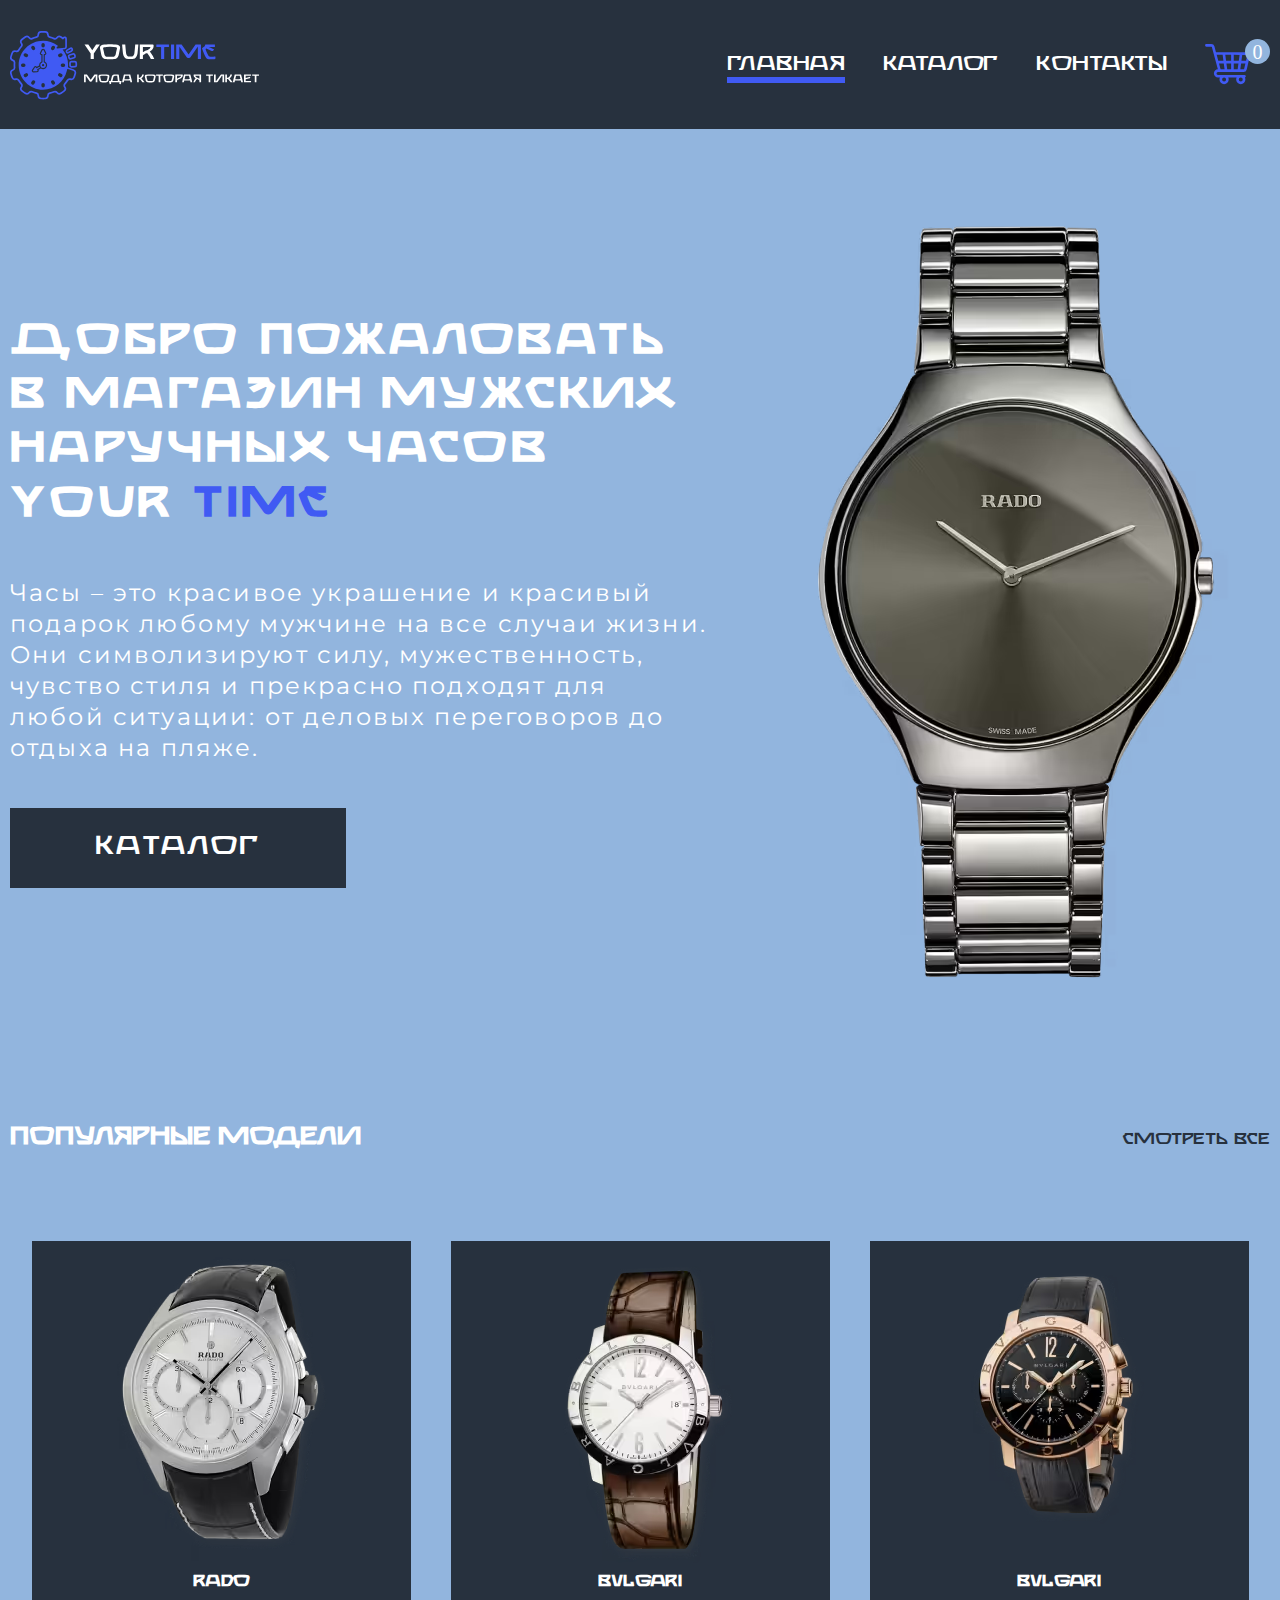
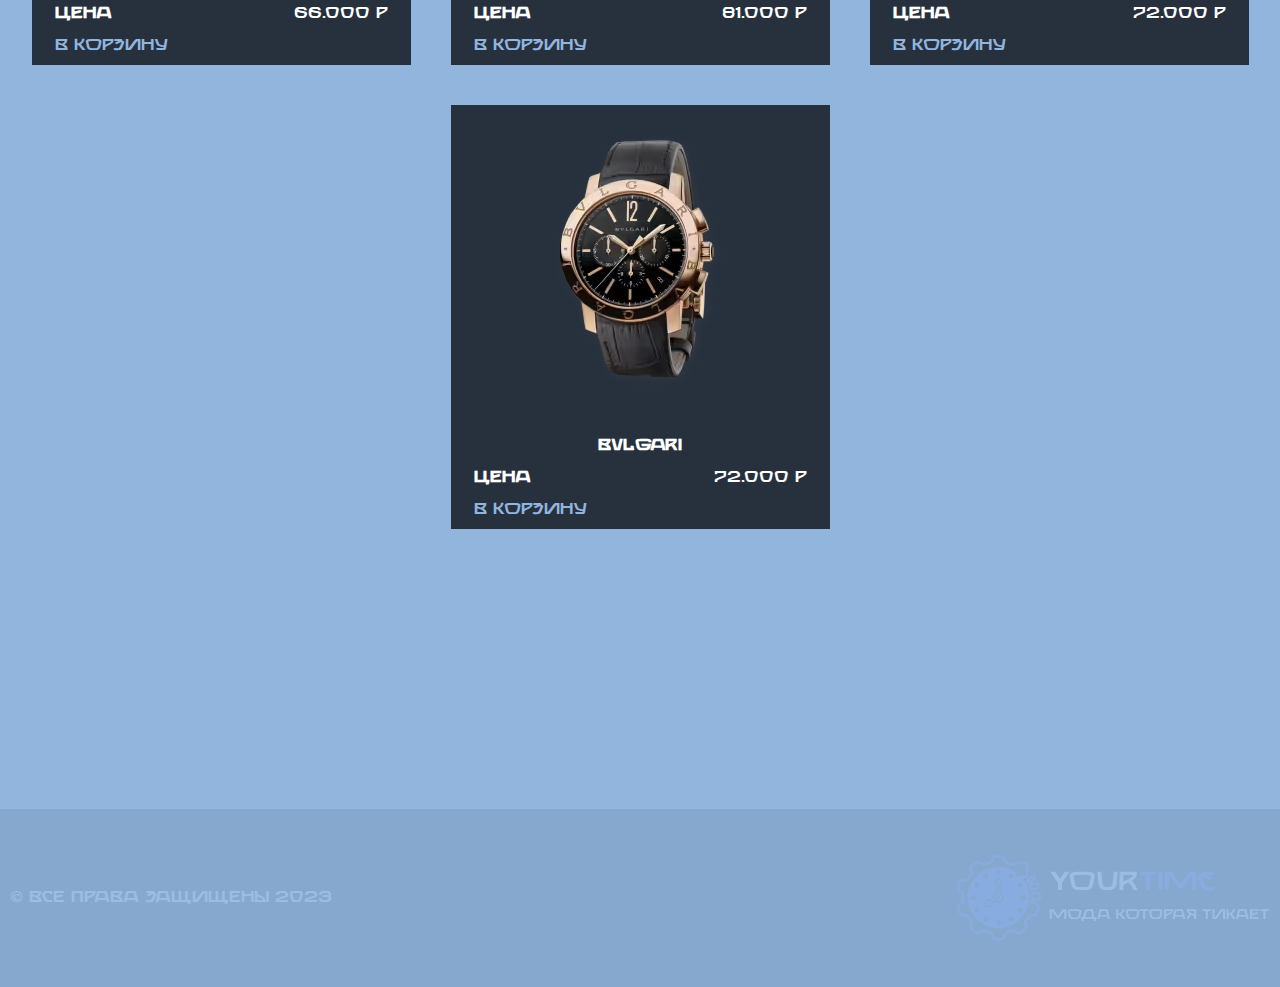
<file: index.html>
<!DOCTYPE html>
<html lang="ru">

<head>
  <meta charset="UTF-8">
  <meta http-equiv="X-UA-Compatible" content="IE=edge">
  <meta name="viewport" content="width=device-width, initial-scale=1.0">
  <title>YourTime.ru</title>
  <link rel="stylesheet" href="css/style.min.css">
  <!--Библиотека jQuery-->
  <script src="https://code.jquery.com/jquery-3.6.0.min.js"></script>

  <!--Готовый скрипт корзины-->
  <script defer src="https://lk.easynetshop.ru/frontend/v5/ens-e9717f37.js"></script>

  <!--Стили элементов для корзины-->
  <link href="https://lk.easynetshop.ru/frontend/v5/ens-e9717f37.css" rel="stylesheet">
  <link rel="icon" type="images/x-icon" href="images/favicon.ico">
</head>

<body>
  <div class="wrapper">
    <header class="header">
      <div class="container">
        <div class="header__inner">
          <a href="#" class="header__logo">
            <img src="images/logo.svg" alt="logo">
          </a>
          
            <ul class="header__nav">
              <li class="header__item">
                <a class="header__link header__link--active" href="#">главная</a>
              </li>
              <li class="header__item">
                <a class="header__link" href="catalog.html">Каталог</a>
              </li>
              <li class="header__item">
                <a class="header__link" href="contacts.html">Контакты</a>
              </li>
              <li class="header__item">
                <a id="easynetshop-cart" class="header__link" href="#">
                  <img src="images/cart.svg" alt="cart">
                  <span class="cart-count" id="easynetshop-cart-count">0</span>
                </a>
              </li>

            </ul>
          
          <a href="#" class="header__btn">
            <span></span>
            <span></span>
            <span></span>
          </a>
        </div>
      </div>
    </header>
    <main class="main">
      <section class="hero">
        <div class="container">
          <div class="hero__inner">
            <div class="hero__wrap">
              <h1 class="hero__title">Добро пожаловать в магазин мужских наручных часов <br>
                your <span class="hero__title-accent">time</span> </h1>
              <p class="hero__text">Часы – это красивое украшение и красивый подарок любому мужчине на все случаи жизни.
                Они
                символизируют силу,
                мужественность, чувство стиля и прекрасно подходят для любой ситуации: от деловых переговоров до отдыха
                на
                пляже.</p>
              <a class="hero__btn" href="catalog.html">каталог</a>
            </div>
            <div class="hero__image">
              <img src="images/watch-bg.avif" alt="watch-bg">
            </div>
          </div>
        </div>
      </section>

      <section class="popular">
        <div class="container">
          <div class="popular__inner">

            <div class="popular__title">
              <h2>Популярные модели</h2>
              <a href="catalog.html">смотреть все</a>
            </div>


            <div class="popular__items">
              <div class="popular__card">
                <img src="images/1.avif" alt="часы">
                <h4 class="popular__product-title">RADO</h4>
                <div class="popular__price">
                  <h4 class="popular__price-title ">цена</h4>
                  <p class="popular__price-text ">66.000 р</p>
                </div>
                <a href="#" class="btn-ens-action" data-rel="e9717f37312073">В корзину</a>
              </div>
              <div class="popular__card">
                <img src="images/2.avif" alt="часы">
                <h4 class="popular__product-title">BVLGARI</h4>
                <div class="popular__price">
                  <h4 class="popular__price-title ">цена</h4>
                  <p class="popular__price-text ">81.000 р</p>
                </div>
                <a href="#" class="btn-ens-action" data-rel="e9717f37312073">В корзину</a>
              </div>
              <div class="popular__card">
                <img src="images/3.avif" alt="часы">
                <h4 class="popular__product-title">BVLGARI</h4>
                <div class="popular__price">
                  <h4 class="popular__price-title ">цена</h4>
                  <p class="popular__price-text ">72.000 р</p>
                </div>
                <a href="#" class="btn-ens-action" data-rel="e9717f37312073">В корзину</a>
              </div>
              <div class="popular__card">
                <img src="images/3.avif" alt="часы">
                <h4 class="popular__product-title">BVLGARI</h4>
                <div class="popular__price">
                  <h4 class="popular__price-title ">цена</h4>
                  <p class="popular__price-text ">72.000 р</p>
                </div>
                <a href="#" class="btn-ens-action" data-rel="e9717f37312073">В корзину</a>
              </div>
            </div>



          </div>
        </div>
      </section>
    </main>
    <footer class="footer">
      <div class="container">
        <div class="footer__inner">
          <div class="footer__copyright">
            © все права защищены 2023
          </div>
          <img src="images/logo.svg" alt="logo">
        </div>
      </div>
    </footer>
  </div>

  <script src="js/main.min.js"></script>
</body>

</html>
</file>
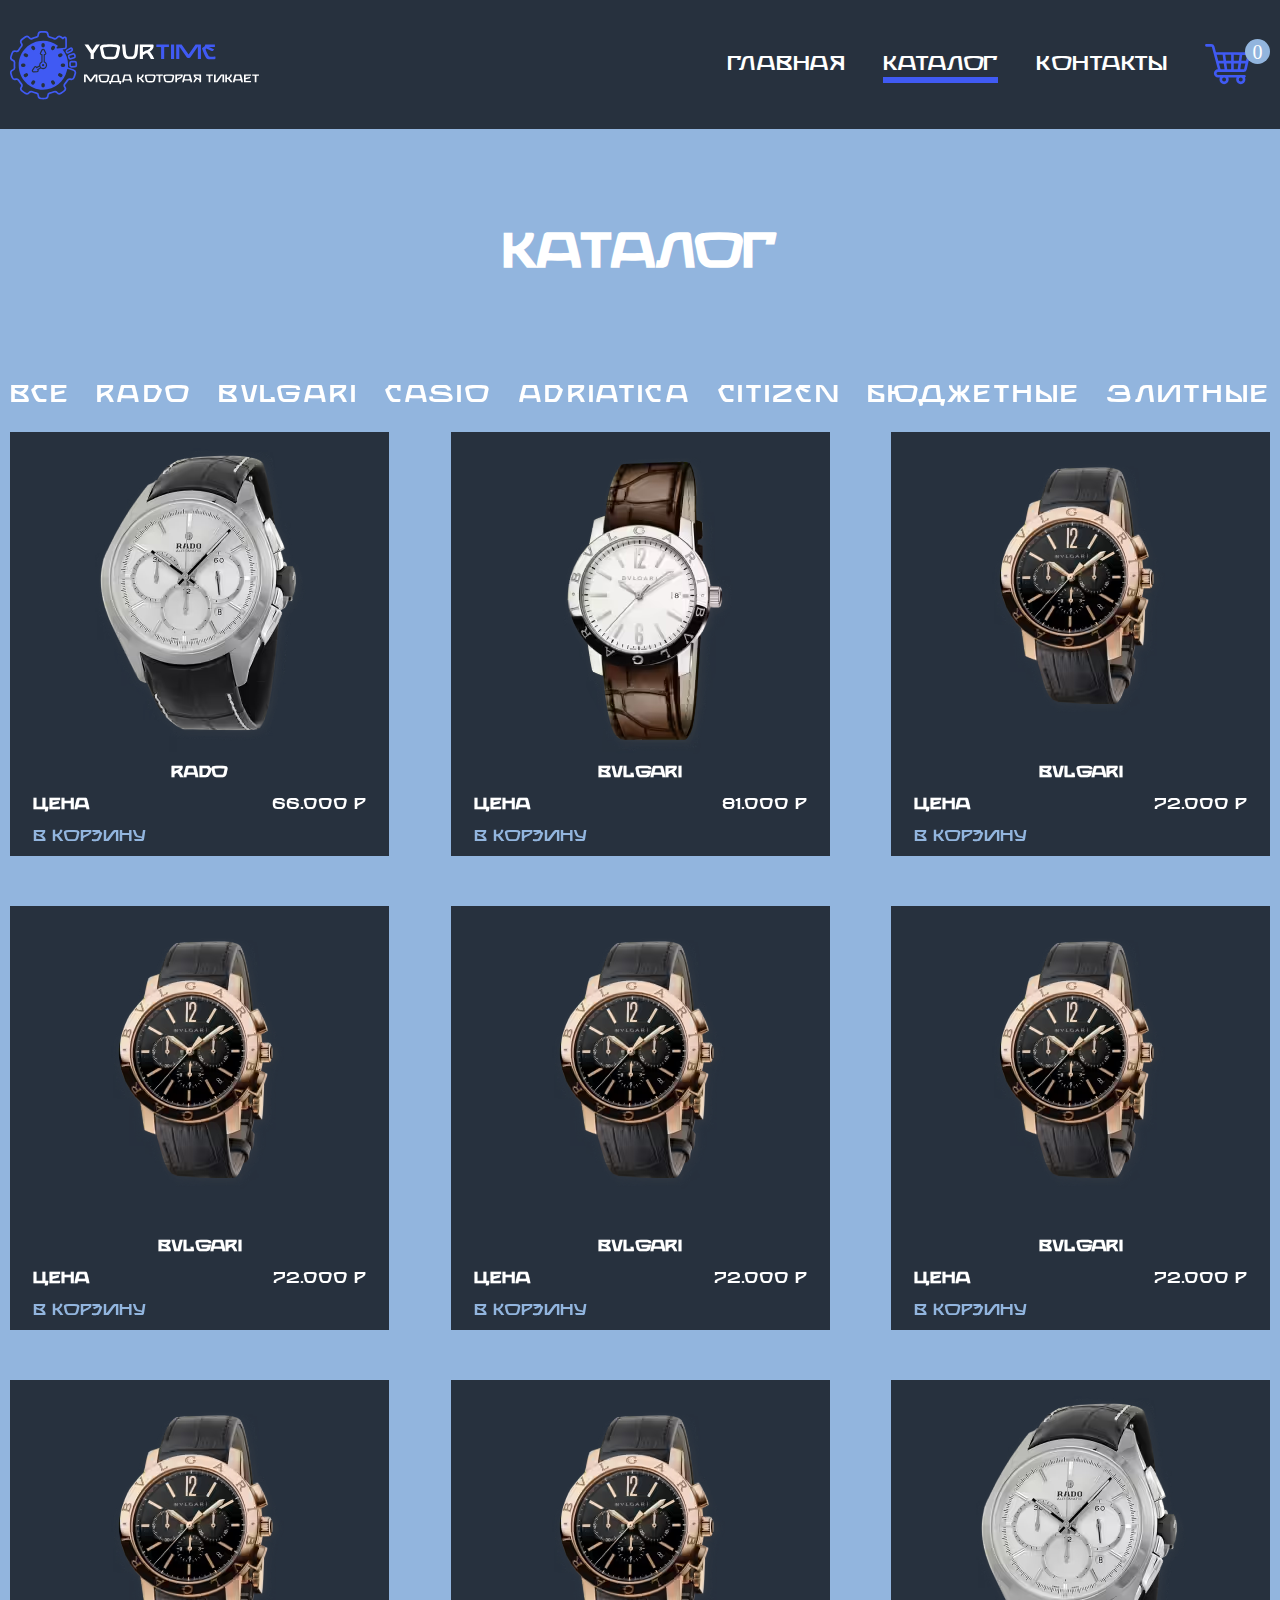
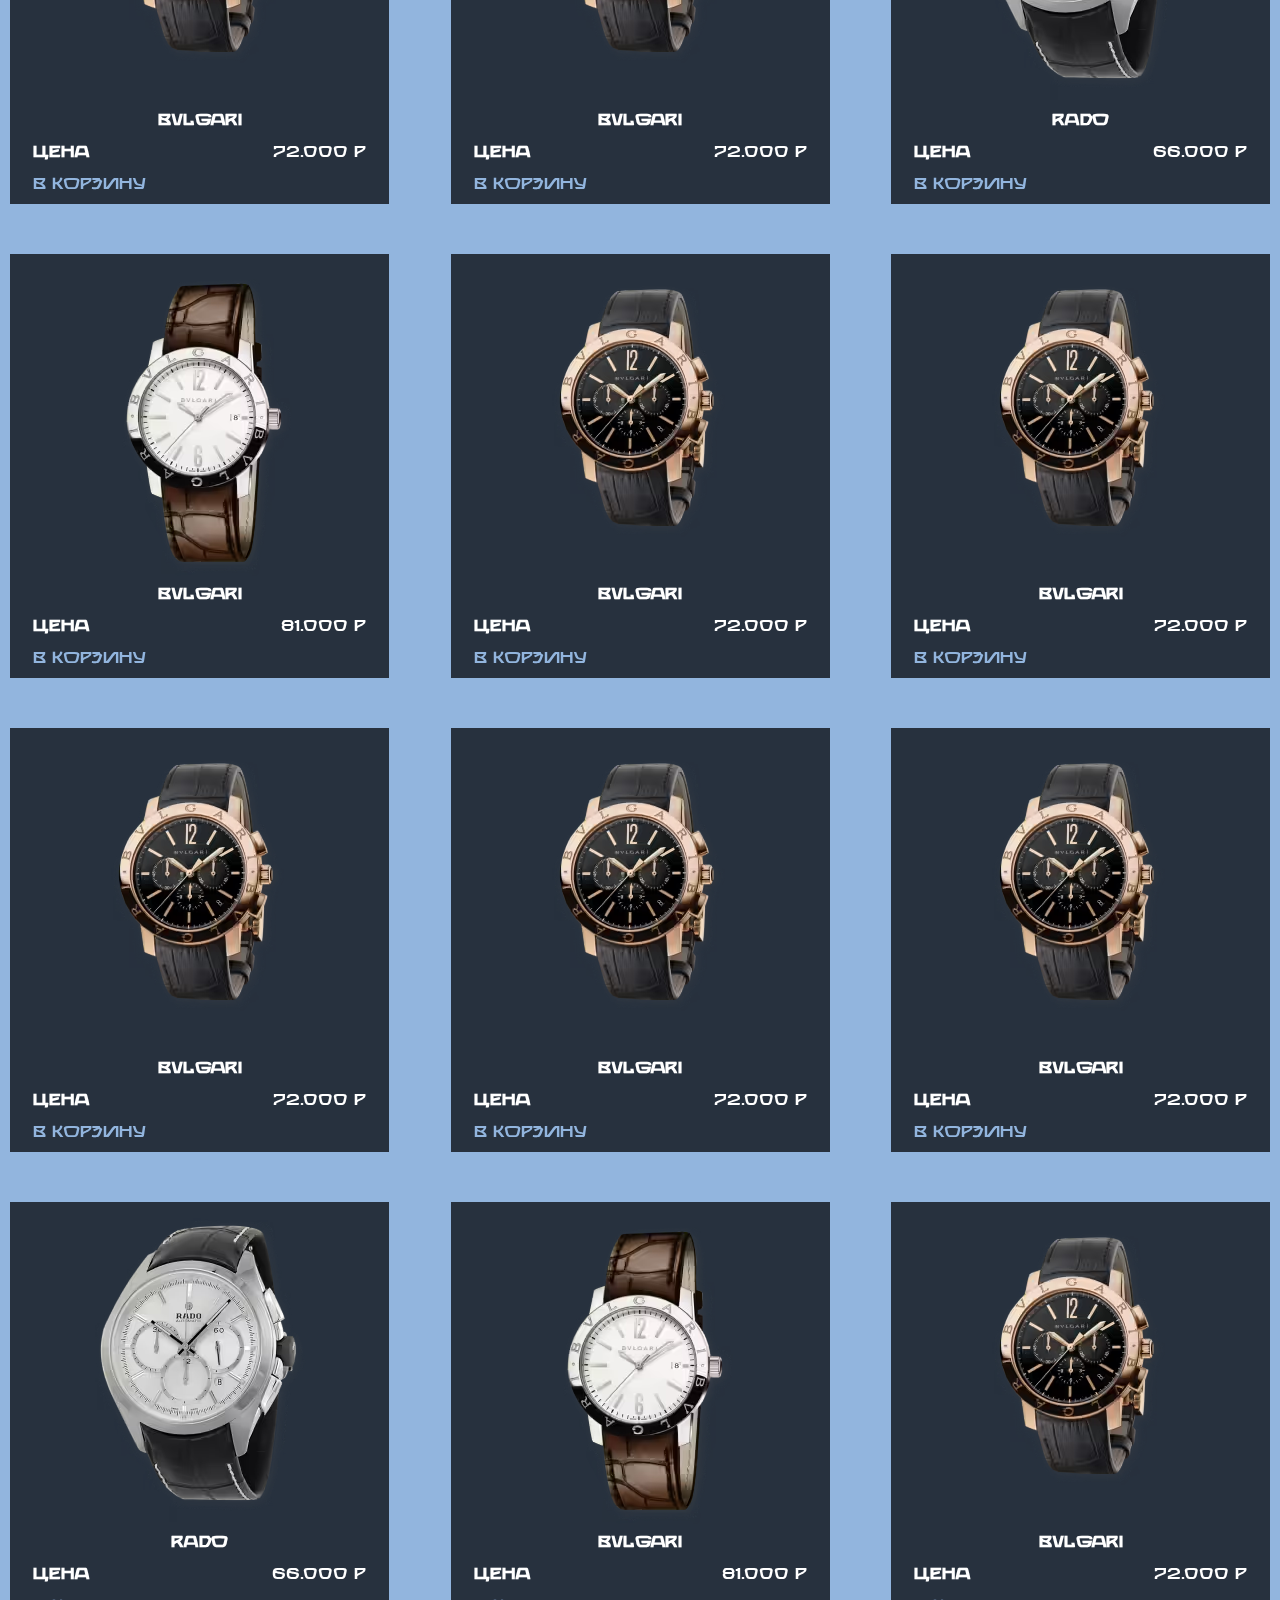
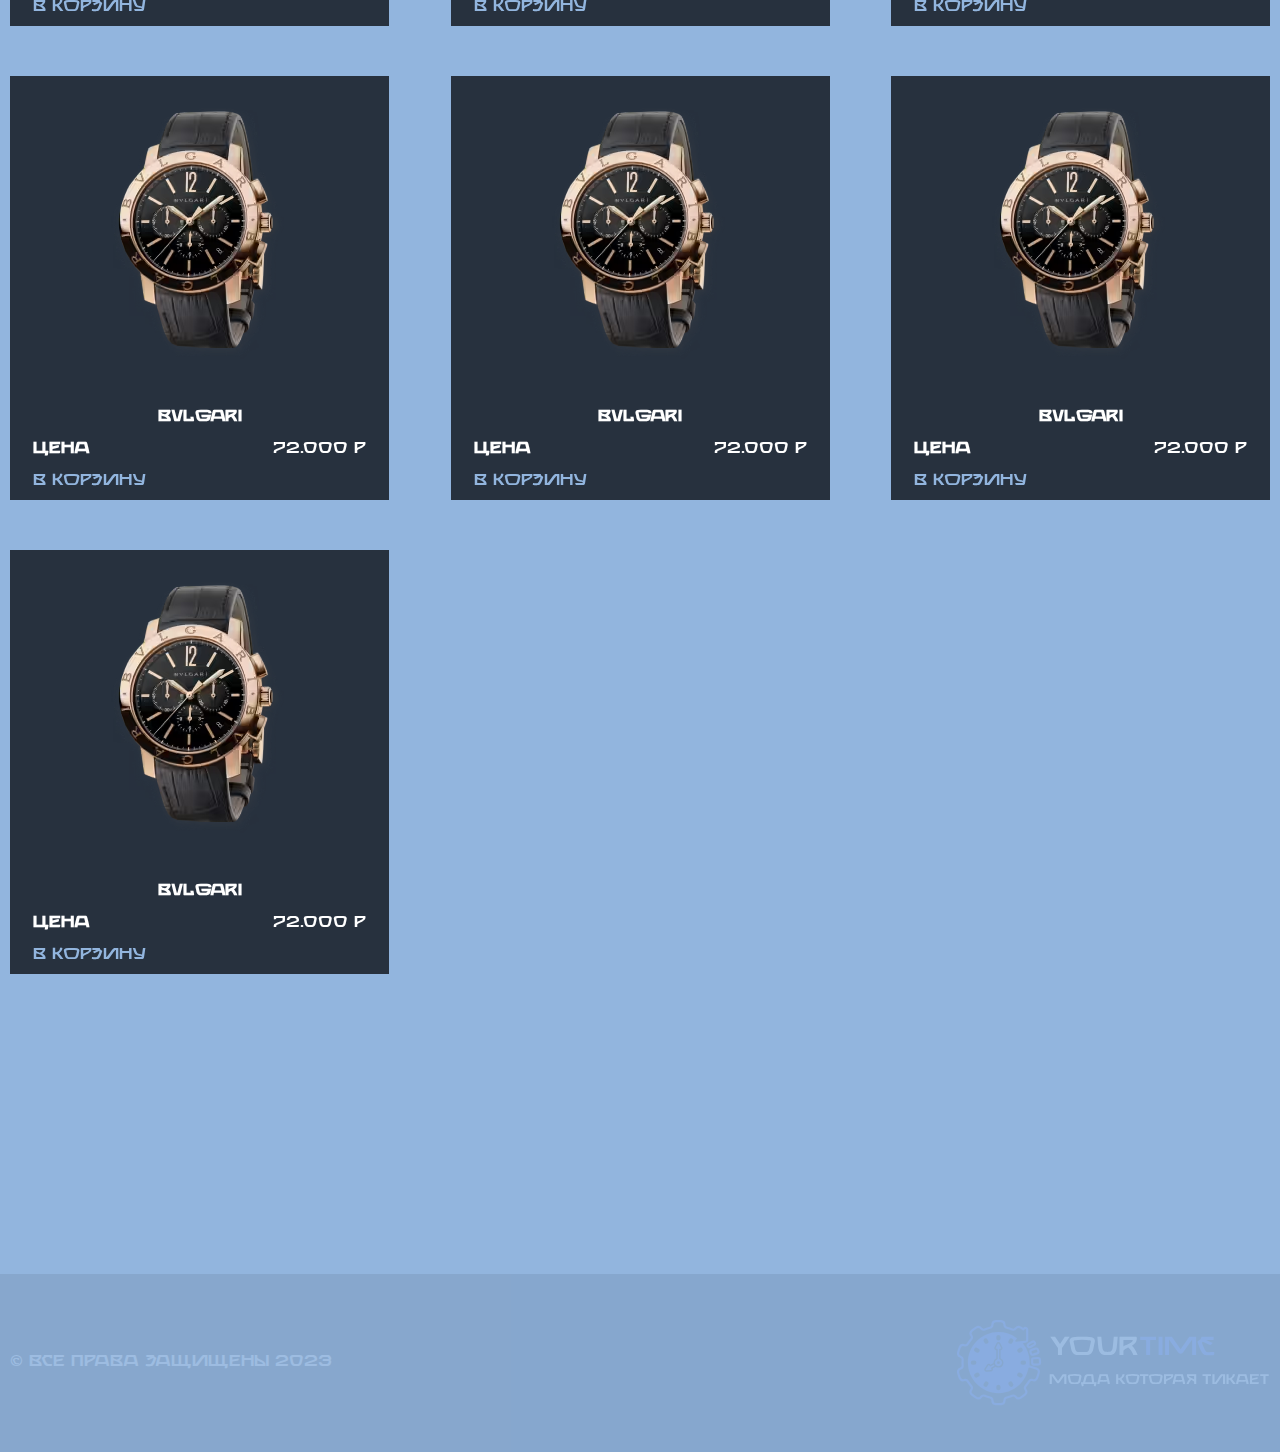
<file: catalog.html>
<!DOCTYPE html>
<html lang="ru">

<head>
  <meta charset="UTF-8">
  <meta http-equiv="X-UA-Compatible" content="IE=edge">
  <meta name="viewport" content="width=device-width, initial-scale=1.0">
  <title>YourTime.ru</title>
  <link rel="stylesheet" href="css/style.min.css">
  <!--Библиотека jQuery-->
<script src="https://code.jquery.com/jquery-3.6.0.min.js"></script>

<!--Готовый скрипт корзины-->
<script defer src="https://lk.easynetshop.ru/frontend/v5/ens-e9717f37.js"></script>

<!--Стили элементов для корзины-->
<link href="https://lk.easynetshop.ru/frontend/v5/ens-e9717f37.css" rel="stylesheet">
<link rel="icon" type="images/x-icon" href="images/favicon.ico">
</head>

<body>
  <div class="wrapper">
    <header class="header">
      <div class="container">
        <div class="header__inner">
          <a href="index.html" class="header__logo">
            <img src="images/logo.svg" alt="logo">
          </a>
          <ul class="header__nav">
            <li class="header__item">
              <a class="header__link " href="index.html">главная</a>
            </li>
            <li class="header__item">
              <a class="header__link header__link--active" href="#">Каталог</a>
            </li>
            <li class="header__item">
              <a class="header__link" href="#">Контакты</a>
            </li>
            <li class="header__item">
              <a id="easynetshop-cart" class="header__link" href="#">
                <img src="images/cart.svg" alt="cart">
                <span class="cart-count" id="easynetshop-cart-count">0</span>
              </a>
            </li>
          </ul>
          <a href="#" class="header__btn">
            <span></span>
            <span></span>
            <span></span>
          </a>
        </div>
      </div>
    </header>
    <main class="main">
      <section class="catalog">
        <div class="container">
          <div class="catalog__inner">
            <h2 class="catalog__title">
              каталог
            </h2>
            <div class="catalog__btns">
              <a class="catalog__filter-btn" href="#" type="button" data-filter="all">все</a>
              <a class="catalog__filter-btn" href="#" type="button" data-filter=".category-a">rado</a>
              <a class="catalog__filter-btn" href="#" type="button" data-filter=".category-b">bvlgari</a>
              <a class="catalog__filter-btn" href="#" type="button" data-filter=".category-c">Casio</a>
              <a class="catalog__filter-btn" href="#" type="button" data-filter=".category-a">Adriatica</a>
              <a class="catalog__filter-btn" href="#" type="button" data-filter=".category-b">Citizen</a>
              <a class="catalog__filter-btn" href="#" type="button" data-filter=".category-c">бюджетные</a>
              <a class="catalog__filter-btn" href="#" type="button" data-filter=".category-c">Элитные</a>
            </div>
            <div class="catalog__items">
              <div class="catalog__card mix category-a" data-order="1">
                <img src="images/1.avif" alt="часы">
                <h4 class="catalog__product-title">RADO</h4>
                <div class="catalog__price">
                  <h4 class="catalog__price-title ">цена</h4>
                  <p class="catalog__price-text ">66.000 р</p>
                </div>
                <a href="#">в корзину</a>
              </div>
              <div class="catalog__card mix category-b" data-order="2">
                <img src="images/2.avif" alt="часы">
                <h4 class="catalog__product-title">BVLGARI</h4>
                <div class="catalog__price">
                  <h4 class="catalog__price-title ">цена</h4>
                  <p class="catalog__price-text ">81.000 р</p>
                </div>
                <a href="#">в корзину</a>
              </div>
              <div class="catalog__card">
                <img src="images/3.avif" alt="часы">
                <h4 class="catalog__product-title">BVLGARI</h4>
                <div class="catalog__price">
                  <h4 class="catalog__price-title ">цена</h4>
                  <p class="catalog__price-text ">72.000 р</p>
                </div>
                <a href="#">в корзину</a>
              </div>
              <div class="catalog__card">
                <img src="images/3.avif" alt="часы">
                <h4 class="catalog__product-title">BVLGARI</h4>
                <div class="catalog__price">
                  <h4 class="catalog__price-title ">цена</h4>
                  <p class="catalog__price-text ">72.000 р</p>
                </div>
                <a href="#">в корзину</a>
              </div>
              <div class="catalog__card">
                <img src="images/3.avif" alt="часы">
                <h4 class="catalog__product-title">BVLGARI</h4>
                <div class="catalog__price">
                  <h4 class="catalog__price-title ">цена</h4>
                  <p class="catalog__price-text ">72.000 р</p>
                </div>
                <a href="#">в корзину</a>
              </div>
              <div class="catalog__card">
                <img src="images/3.avif" alt="часы">
                <h4 class="catalog__product-title">BVLGARI</h4>
                <div class="catalog__price">
                  <h4 class="catalog__price-title ">цена</h4>
                  <p class="catalog__price-text ">72.000 р</p>
                </div>
                <a href="#">в корзину</a>
              </div>
              <div class="catalog__card">
                <img src="images/3.avif" alt="часы">
                <h4 class="catalog__product-title">BVLGARI</h4>
                <div class="catalog__price">
                  <h4 class="catalog__price-title ">цена</h4>
                  <p class="catalog__price-text ">72.000 р</p>
                </div>
                <a href="#">в корзину</a>
              </div>
              <div class="catalog__card">
                <img src="images/3.avif" alt="часы">
                <h4 class="catalog__product-title">BVLGARI</h4>
                <div class="catalog__price">
                  <h4 class="catalog__price-title ">цена</h4>
                  <p class="catalog__price-text ">72.000 р</p>
                </div>
                <a href="#">в корзину</a>
              </div>
              <div class="catalog__card mix category-a" data-order="1">
                <img src="images/1.avif" alt="часы">
                <h4 class="catalog__product-title">RADO</h4>
                <div class="catalog__price">
                  <h4 class="catalog__price-title ">цена</h4>
                  <p class="catalog__price-text ">66.000 р</p>
                </div>
                <a href="#">в корзину</a>
              </div>
              <div class="catalog__card mix category-b" data-order="2">
                <img src="images/2.avif" alt="часы">
                <h4 class="catalog__product-title">BVLGARI</h4>
                <div class="catalog__price">
                  <h4 class="catalog__price-title ">цена</h4>
                  <p class="catalog__price-text ">81.000 р</p>
                </div>
                <a href="#">в корзину</a>
              </div>
              <div class="catalog__card">
                <img src="images/3.avif" alt="часы">
                <h4 class="catalog__product-title">BVLGARI</h4>
                <div class="catalog__price">
                  <h4 class="catalog__price-title ">цена</h4>
                  <p class="catalog__price-text ">72.000 р</p>
                </div>
                <a href="#">в корзину</a>
              </div>
              <div class="catalog__card">
                <img src="images/3.avif" alt="часы">
                <h4 class="catalog__product-title">BVLGARI</h4>
                <div class="catalog__price">
                  <h4 class="catalog__price-title ">цена</h4>
                  <p class="catalog__price-text ">72.000 р</p>
                </div>
                <a href="#">в корзину</a>
              </div>
              <div class="catalog__card">
                <img src="images/3.avif" alt="часы">
                <h4 class="catalog__product-title">BVLGARI</h4>
                <div class="catalog__price">
                  <h4 class="catalog__price-title ">цена</h4>
                  <p class="catalog__price-text ">72.000 р</p>
                </div>
                <a href="#">в корзину</a>
              </div>
              <div class="catalog__card">
                <img src="images/3.avif" alt="часы">
                <h4 class="catalog__product-title">BVLGARI</h4>
                <div class="catalog__price">
                  <h4 class="catalog__price-title ">цена</h4>
                  <p class="catalog__price-text ">72.000 р</p>
                </div>
                <a href="#">в корзину</a>
              </div>
              <div class="catalog__card">
                <img src="images/3.avif" alt="часы">
                <h4 class="catalog__product-title">BVLGARI</h4>
                <div class="catalog__price">
                  <h4 class="catalog__price-title ">цена</h4>
                  <p class="catalog__price-text ">72.000 р</p>
                </div>
                <a href="#">в корзину</a>
              </div>
              <div class="catalog__card mix category-a" data-order="1">
                <img src="images/1.avif" alt="часы">
                <h4 class="catalog__product-title">RADO</h4>
                <div class="catalog__price">
                  <h4 class="catalog__price-title ">цена</h4>
                  <p class="catalog__price-text ">66.000 р</p>
                </div>
                <a href="#">в корзину</a>
              </div>
              <div class="catalog__card mix category-b" data-order="2">
                <img src="images/2.avif" alt="часы">
                <h4 class="catalog__product-title">BVLGARI</h4>
                <div class="catalog__price">
                  <h4 class="catalog__price-title ">цена</h4>
                  <p class="catalog__price-text ">81.000 р</p>
                </div>
                <a href="#">в корзину</a>
              </div>
              <div class="catalog__card">
                <img src="images/3.avif" alt="часы">
                <h4 class="catalog__product-title">BVLGARI</h4>
                <div class="catalog__price">
                  <h4 class="catalog__price-title ">цена</h4>
                  <p class="catalog__price-text ">72.000 р</p>
                </div>
                <a href="#">в корзину</a>
              </div>
              <div class="catalog__card">
                <img src="images/3.avif" alt="часы">
                <h4 class="catalog__product-title">BVLGARI</h4>
                <div class="catalog__price">
                  <h4 class="catalog__price-title ">цена</h4>
                  <p class="catalog__price-text ">72.000 р</p>
                </div>
                <a href="#">в корзину</a>
              </div>
              <div class="catalog__card">
                <img src="images/3.avif" alt="часы">
                <h4 class="catalog__product-title">BVLGARI</h4>
                <div class="catalog__price">
                  <h4 class="catalog__price-title ">цена</h4>
                  <p class="catalog__price-text ">72.000 р</p>
                </div>
                <a href="#">в корзину</a>
              </div>
              <div class="catalog__card">
                <img src="images/3.avif" alt="часы">
                <h4 class="catalog__product-title">BVLGARI</h4>
                <div class="catalog__price">
                  <h4 class="catalog__price-title ">цена</h4>
                  <p class="catalog__price-text ">72.000 р</p>
                </div>
                <a href="#">в корзину</a>
              </div>
              <div class="catalog__card">
                <img src="images/3.avif" alt="часы">
                <h4 class="catalog__product-title">BVLGARI</h4>
                <div class="catalog__price">
                  <h4 class="catalog__price-title ">цена</h4>
                  <p class="catalog__price-text ">72.000 р</p>
                </div>
                <a href="#">в корзину</a>
              </div>
            </div>
          </div>
        </div>
      </section>
    </main>
    <footer class="footer">
      <div class="container">
        <div class="footer__inner">
          <div class="footer__copyright">
            © все права защищены 2023
          </div>
          <img src="images/logo.svg" alt="logo">
        </div>
      </div>
    </footer>
  </div>
  <script src="https://ajax.googleapis.com/ajax/libs/jquery/3.6.4/jquery.min.js"></script>
  <script src="js/main.min.js"></script>
</body>

</html>
</file>
<file: css/style.min.css>
@import"https://fonts.googleapis.com/css2?family=Montserrat&display=swap";@font-face{font-family:Derbent;src:url("../fonts/DERBENT-REGULAR 2.TTF")}*,*::before,*::after{box-sizing:border-box;padding:0;margin:0}h1,h2,h3,h4,h5,h6{margin:0;padding:0}a{text-decoration:none}ul[class],ol[class]{margin:0;padding:0;list-style:none}li{padding:0;margin:0}p{margin:0;padding:0}img{max-width:100%;display:block}input,button,textarea,select{font:inherit}.tns-outer{padding:0 !important}.tns-outer [hidden]{display:none !important}.tns-outer [aria-controls],.tns-outer [data-action]{cursor:pointer}.tns-slider{-webkit-transition:all 0s;-moz-transition:all 0s;transition:all 0s}.tns-slider>.tns-item{-webkit-box-sizing:border-box;-moz-box-sizing:border-box;box-sizing:border-box}.tns-horizontal.tns-subpixel{white-space:nowrap}.tns-horizontal.tns-subpixel>.tns-item{display:inline-block;vertical-align:top;white-space:normal}.tns-horizontal.tns-no-subpixel:after{content:"";display:table;clear:both}.tns-horizontal.tns-no-subpixel>.tns-item{float:left}.tns-horizontal.tns-carousel.tns-no-subpixel>.tns-item{margin-right:-100%}.tns-no-calc{position:relative;left:0}.tns-gallery{position:relative;left:0;min-height:1px}.tns-gallery>.tns-item{position:absolute;left:-100%;-webkit-transition:transform 0s,opacity 0s;-moz-transition:transform 0s,opacity 0s;transition:transform 0s,opacity 0s}.tns-gallery>.tns-slide-active{position:relative;left:auto !important}.tns-gallery>.tns-moving{-webkit-transition:all .25s;-moz-transition:all .25s;transition:all .25s}.tns-autowidth{display:inline-block}.tns-lazy-img{-webkit-transition:opacity .6s;-moz-transition:opacity .6s;transition:opacity .6s;opacity:.6}.tns-lazy-img.tns-complete{opacity:1}.tns-ah{-webkit-transition:height 0s;-moz-transition:height 0s;transition:height 0s}.tns-ovh{overflow:hidden}.tns-visually-hidden{position:absolute;left:-10000em}.tns-transparent{opacity:0;visibility:hidden}.tns-fadeIn{opacity:1;filter:alpha(opacity=100);z-index:0}.tns-normal,.tns-fadeOut{opacity:0;filter:alpha(opacity=0);z-index:-1}.tns-vpfix{white-space:nowrap}.tns-vpfix>div,.tns-vpfix>li{display:inline-block}.tns-t-subp2{margin:0 auto;width:310px;position:relative;height:10px;overflow:hidden}.tns-t-ct{width:2333.3333333%;width:-webkit-calc(100% * 70 / 3);width:-moz-calc(100% * 70 / 3);width:2333.3333333333%;position:absolute;right:0}.tns-t-ct:after{content:"";display:table;clear:both}.tns-t-ct>div{width:1.4285714%;width:-webkit-calc(100% / 70);width:-moz-calc(100% / 70);width:1.4285714286%;height:10px;float:left}.container{max-width:1300px;padding:0 10px;margin:0 auto}html,body{height:100%;font-family:Derbent;background:#92b5de;color:#fff}.hero{padding:70px 0}main{flex:1 1 auto}.easynetshop-modal{font-family:"Montserrat",sans-serif}.comment{resize:horizontal}.wrapper{min-height:100%;display:flex;flex-direction:column}.header{transition:all .2s linear;background:#27313e;padding:31px 0}.header__inner{display:flex;justify-content:space-between}.header__logo{width:250px;height:67px}.header__logo img{min-width:100%}.header__nav{display:flex;justify-content:space-between;align-items:center}.header .header__item+.header__item{margin-left:38px}.header__nav--active{transform:translateY(0) !important}.header__nav--active .header__item+.header__item{margin-left:0;margin-top:20px}.header__link{padding-bottom:2px;color:inherit;font-size:20px;line-height:22px;border-bottom:6px solid rgba(0,0,0,0);transition:all .1s ease-in;position:relative}.header__link:hover{border-color:#405af3}.header__link img{padding-right:20px}.header__link--active{border-bottom:6px solid #405af3}.header .cart-count{position:absolute;top:-5px;right:0;font-family:"Times New Roman";width:25px;height:25px;background:#92b5de;display:flex;justify-content:center;align-items:center;border-radius:50%}.header__btn{position:relative;z-index:999;display:none;cursor:pointer;width:50px;height:50px}.header__btn span{display:inline-block;width:100%;height:2px;background:#405af3;transition:all .2s linear}.header .nav-open span:nth-child(2){width:70%}.header .nav-open span:nth-child(3){width:50%}.hero__inner{display:flex;align-items:center;justify-content:space-between}.hero__wrap{max-width:700px}.hero__title{font-size:42px;line-height:129.1%;letter-spacing:.09em}.hero__title-accent{color:#405af3}.hero__text{font-family:"Montserrat",sans-serif;font-size:24px;line-height:129.1%;letter-spacing:.09em;margin-top:45px}.hero__btn{margin-top:45px;display:inline-block;padding:23px 85px;font-size:26px;line-height:129.1%;letter-spacing:.09em;color:#fff;background:#27313e;transition:all .2s linear}.hero__btn:hover{background:#405af3}.popular{padding:50px 0}.popular__title{display:flex;justify-content:space-between;align-items:baseline;margin-bottom:60px}.popular__title a{color:#27313e}.popular__items{display:flex;justify-content:center;align-items:center;flex-wrap:wrap;gap:40px;padding:30px 0}.popular__card{background:#27313e;max-width:385px;text-align:center;display:flex;flex-direction:column;justify-content:center;align-items:center;padding:0 23px;padding-bottom:10px}.popular__card a{transition:all .2s ease-in;color:#92b5de;margin-right:auto}.popular__card a:hover{transform:translateY(-5px)}.popular__price{margin:15px 0;width:100%;display:flex;justify-content:space-between}.catalog{padding:100px 0}.catalog__title{text-align:center;margin-bottom:100px;font-size:48px;line-height:52px}.catalog__btns{margin-bottom:20px;display:flex;justify-content:space-between}.catalog__filter-btn{font-size:24px;line-height:129.1%;letter-spacing:.09em;color:#fff}.catalog__filter-btn:hover,.catalog__filter-btn:focus{color:#405af3}.catalog__items{display:flex;flex-wrap:wrap;justify-content:space-between;align-items:center;gap:50px}.catalog__card{background:#27313e;max-width:385px;text-align:center;display:flex;flex-direction:column;justify-content:center;align-items:center;padding:0 23px;padding-bottom:10px}.catalog__card a{color:#92b5de;margin-right:auto}.catalog__price{margin:15px 0;width:100%;display:flex;justify-content:space-between}.footer{background:#27313e;padding:46px 0}.footer__inner{display:flex;align-items:center;justify-content:space-between}@media(max-width: 1260px){.catalog__items{justify-content:center}.catalog__btns{flex-direction:column;justify-content:center;align-items:center}.catalog__filter-btn{margin-bottom:10px}}@media(max-width: 1000px){.hero__inner img{display:none}}@media(max-width: 920px){.header__nav{transform:translateY(-200%);transition:all .2s linear;flex-direction:column;justify-content:center;background:#27313e;position:absolute;top:0;left:0;right:0;height:50vh;z-index:9}.header__btn{display:block;z-index:99}}@media(max-width: 768px){.hero__title{font-size:34px}.hero__text{font-size:20px}.footer__inner{flex-direction:column}.footer__copyright{margin-bottom:20px}}@media(max-width: 500px){.hero__title{font-size:30px}.hero__text{font-size:28px}.popular__title h2{font-size:20px}.footer__inner img{width:80%}.footer__copyright{font-size:14px}}@media(max-width: 470px){.hero__title{font-size:26px}.hero__text{font-size:20px}}@media(max-width: 350px){.header__logo{width:200px}.hero__title{font-size:24px}.hero__text{font-size:18px}.hero__btn{padding:18px 60px}}
</file>
